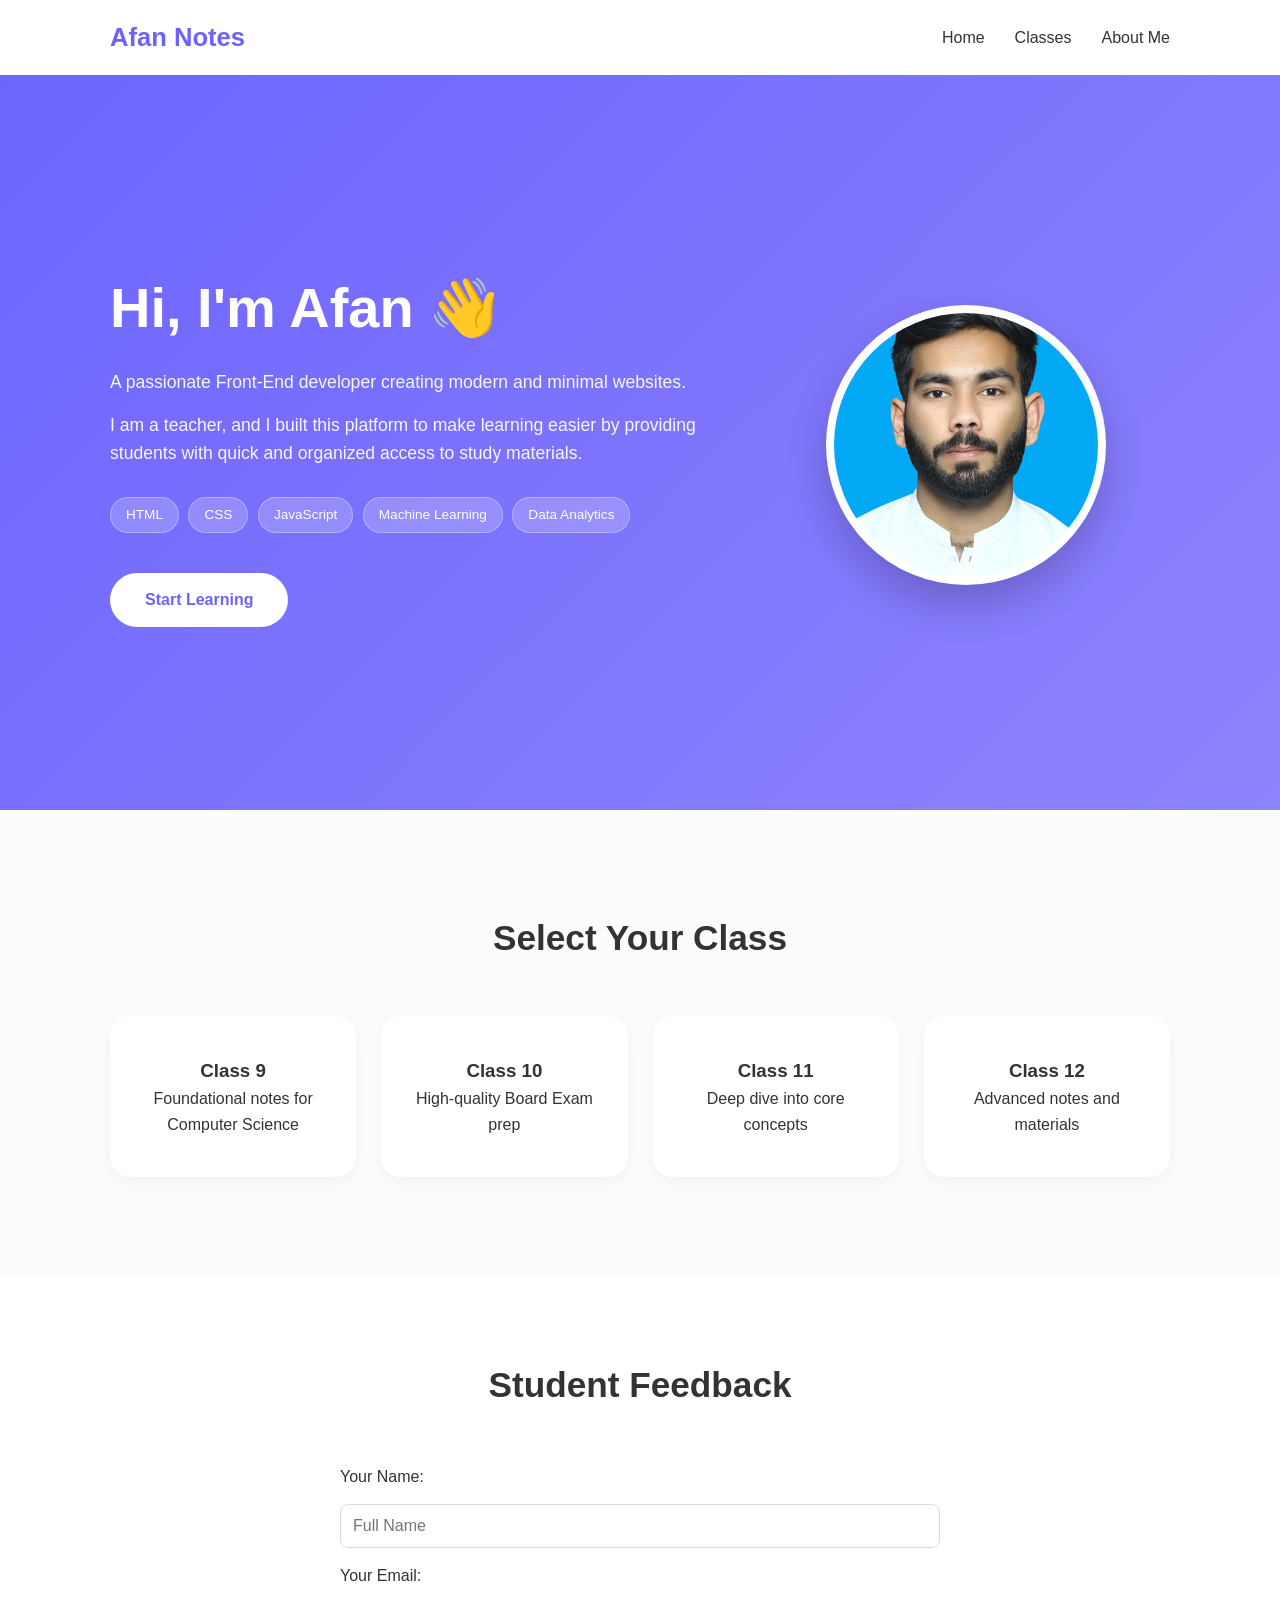
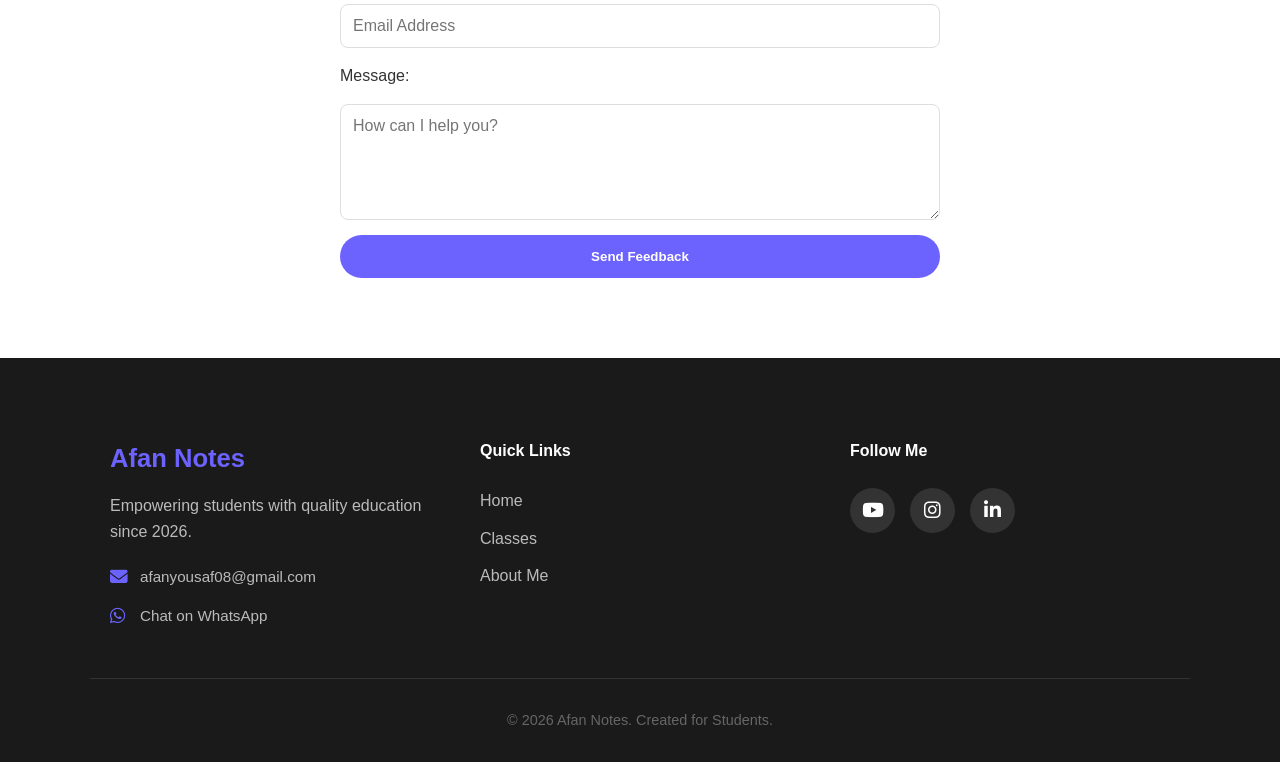
<file: index.html>
<!DOCTYPE html>
<html lang="en">

<head>
    <meta charset="UTF-8">
    <meta name="viewport" content="width=device-width, initial-scale=1.0">
    <title>Afan Notes | Home</title>
    <link rel="stylesheet" href="style.css">
    <link rel="stylesheet" href="https://cdnjs.cloudflare.com/ajax/libs/font-awesome/6.5.1/css/all.min.css">
</head>

<body>

    <nav class="navbar" id="navbar">
        <div class="container nav-container">
            <a href="index.html" class="logo">Afan Notes</a>

            <ul class="nav-links" id="nav-links">
                <li><a href="index.html">Home</a></li>
                <li><a href="#classes">Classes</a></li>
                <li><a href="#about">About Me</a></li>
            </ul>

            <div class="hamburger" id="hamburger">
                <span></span>
                <span></span>
                <span></span>
            </div>
        </div>
    </nav>

    <header class="hero" id="about">
        <div class="container hero-split">
            <div class="hero-text">
                <h1>Hi, I'm Afan 👋</h1>
                <p>A passionate Front-End developer creating modern and minimal websites.</p>
                <p>I am a teacher, and I built this platform to make learning easier by providing students with quick
                    and organized access to study materials.</p>

                <div class="skills-tags">
                    <span>HTML</span>
                    <span>CSS</span>
                    <span>JavaScript</span>
                    <span>Machine Learning</span>
                    <span>Data Analytics</span>
                </div>

                <a href="#classes" class="btn">Start Learning</a>
            </div>

            <div class="hero-image">
                <img src="img/02 (1).jpg" alt="Afan - Teacher & Developer">
            </div>
        </div>
    </header>

    <section class="classes" id="classes">
        <div class="container">
            <h2 class="section-title">Select Your Class</h2>
            <div class="class-grid">
                <a href="class9.html" class="class-card">
                    <h3>Class 9</h3>
                    <p>Foundational notes for Computer Science</p>
                </a>
                <a href="class10.html" class="class-card">
                    <h3>Class 10</h3>
                    <p>High-quality Board Exam prep</p>
                </a>
                <a href="class11.html" class="class-card">
                    <h3>Class 11</h3>
                    <p>Deep dive into core concepts</p>
                </a>
                <a href="class12.html" class="class-card">
                    <h3>Class 12</h3>
                    <p>Advanced notes and materials</p>
                </a>
            </div>
        </div>
    </section>

    <section class="feedback" id="feedback">
        <div class="container">
            <h2 class="section-title">Student Feedback</h2>
            <form action="https://formspree.io/f/mrearweb" method="POST" class="feedback-form">

                <label>Your Name:</label>
                <input type="text" name="name" placeholder="Full Name" required>

                <label>Your Email:</label>
                <input type="email" name="email" placeholder="Email Address" required>

                <label>Message:</label>
                <textarea name="message" placeholder="How can I help you?" rows="5" required></textarea>

                <input type="text" name="_gotcha" style="display:none" />

                <button type="submit" class="btn">Send Feedback</button>
            </form>
        </div>
    </section>

    <footer class="footer">
        <div class="container footer-content">
            <div class="footer-info">
                <h3 class="logo">Afan Notes</h3>
                <p>Empowering students with quality education since 2026.</p>

                <div class="contact-details">
                    <p><i class="fa-solid fa-envelope"></i> afanyousaf08@gmail.com</p>

                    <p><i class="fa-brands fa-whatsapp"></i> <a href="https://wa.me/923143689304" target="_blank">Chat
                            on WhatsApp</a>
                    </p>
                </div>
            </div>

            <div class="footer-links">
                <h4>Quick Links</h4>
                <ul>
                    <li><a href="index.html">Home</a></li>
                    <li><a href="#classes">Classes</a></li>
                    <li><a href="#about">About Me</a></li>
                </ul>
            </div>

            <div class="footer-social">
                <h4>Follow Me</h4>
                <div class="social-icons">
                    <a href="https://www.youtube.com/@Afan-Yousaf" target="_blank" title="YouTube"><i
                            class="fa-brands fa-youtube"></i></a>
                    <a href="https://www.instagram.com/afan_yousaf/" target="_blank" title="Instagram"><i
                            class="fa-brands fa-instagram"></i></a>
                    <a href="https://www.linkedin.com/in/afan-yousaf-9a6759358/" target="_blank" title="LinkedIn"><i
                            class="fa-brands fa-linkedin-in"></i></a>
                </div>
            </div>
        </div>
        <div class="footer-bottom">
            <p>&copy; 2026 Afan Notes. Created for Students.</p>
        </div>
    </footer>

    <script src="script.js"></script>
</body>

</html>
</file>
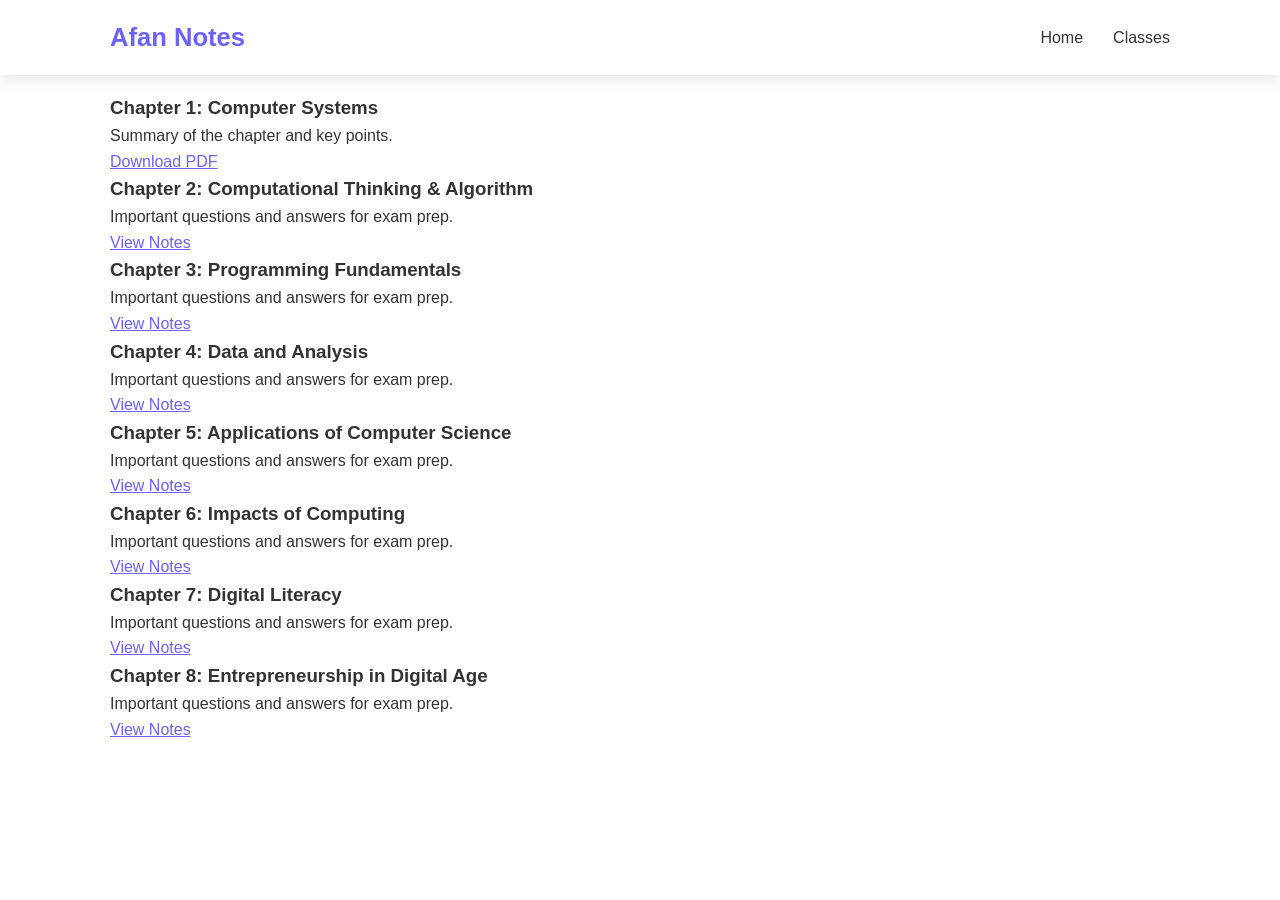
<file: class10.html>
<!DOCTYPE html>
<html lang="en">

<head>
    <meta charset="UTF-8">
    <meta name="viewport" content="width=device-width, initial-scale=1.0">
    <title>Class 10 Notes | Afan Notes</title>
    <link rel="stylesheet" href="style.css">
</head>

<body>

    <nav class="navbar scrolled">
        <div class="container nav-container">
            <a href="index.html" class="logo">Afan Notes</a>
            <ul class="nav-links">
                <li><a href="index.html">Home</a></li>
                <li><a href="index.html#classes">Classes</a></li>
            </ul>
        </div>
    </nav>

    <main class="container notes-container">
        <h1>Class 10 Study Material</h1>
        <hr style="margin: 20px 0; border: 1px solid #eee;">

        <div class="chapter-box">
            <h3>Chapter 1: Computer Systems</h3>
            <p>Summary of the chapter and key points.</p>
            <a href="#" style="color: var(--primary-color);">Download PDF</a>
        </div>


        <div class="chapter-box">
            <h3>Chapter 2: Computational Thinking & Algorithm</h3>
            <p>Important questions and answers for exam prep.</p>
            <a href="#" style="color: var(--primary-color);">View Notes</a>
        </div>

        <div class="chapter-box">
            <h3>Chapter 3: Programming Fundamentals</h3>
            <p>Important questions and answers for exam prep.</p>
            <a href="#" style="color: var(--primary-color);">View Notes</a>
        </div>

        <div class="chapter-box">
            <h3>Chapter 4: Data and Analysis</h3>
            <p>Important questions and answers for exam prep.</p>
            <a href="#" style="color: var(--primary-color);">View Notes</a>
        </div>

        <div class="chapter-box">
            <h3>Chapter 5: Applications of Computer Science</h3>
            <p>Important questions and answers for exam prep.</p>
            <a href="#" style="color: var(--primary-color);">View Notes</a>
        </div>

        <div class="chapter-box">
            <h3>Chapter 6: Impacts of Computing</h3>
            <p>Important questions and answers for exam prep.</p>
            <a href="#" style="color: var(--primary-color);">View Notes</a>
        </div>

        <div class="chapter-box">
            <h3>Chapter 7: Digital Literacy</h3>
            <p>Important questions and answers for exam prep.</p>
            <a href="#" style="color: var(--primary-color);">View Notes</a>
        </div>

        <div class="chapter-box">
            <h3>Chapter 8: Entrepreneurship in Digital Age</h3>
            <p>Important questions and answers for exam prep.</p>
            <a href="#" style="color: var(--primary-color);">View Notes</a>
        </div>
    </main>

</body>

</html>
</file>
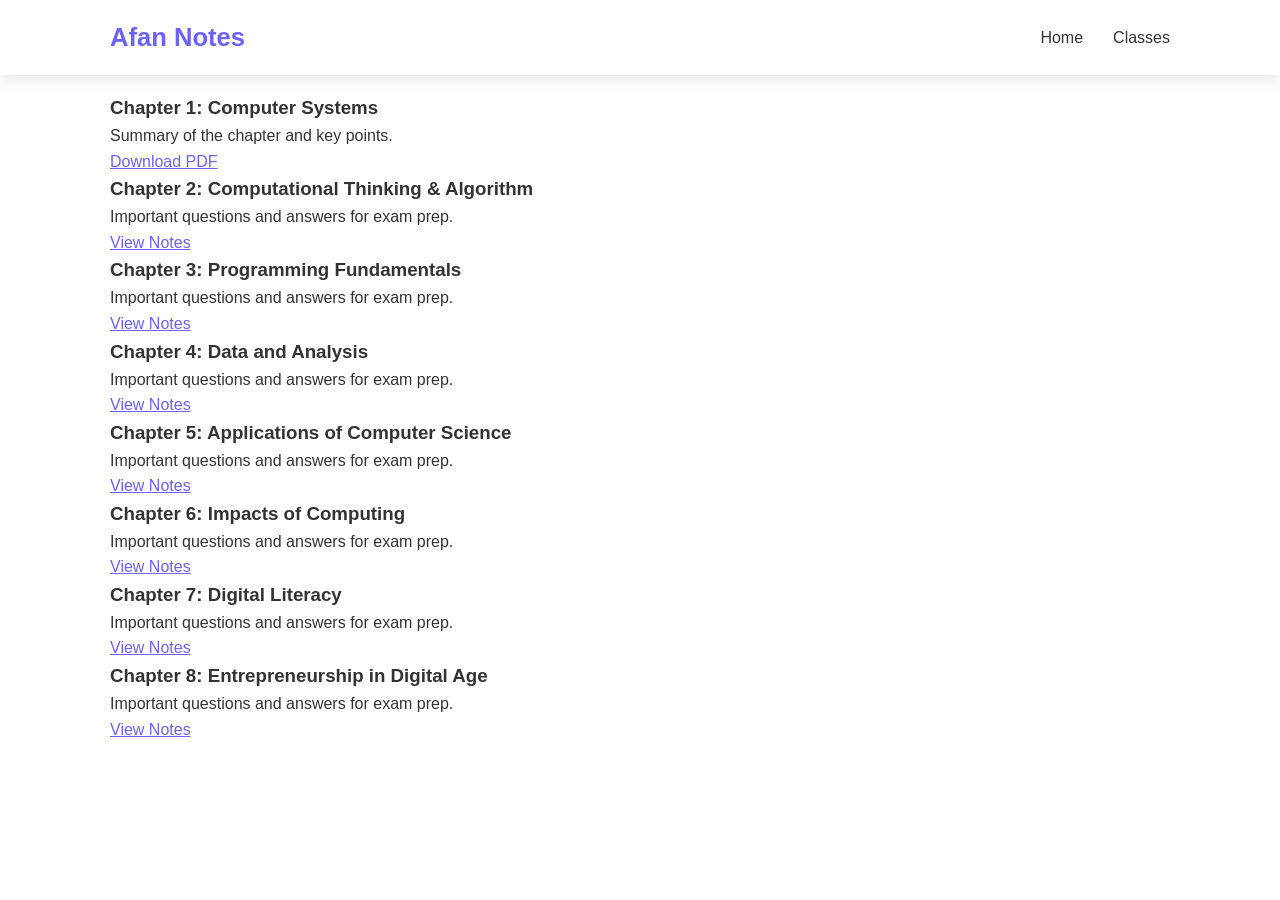
<file: class11.html>
<!DOCTYPE html>
<html lang="en">

<head>
    <meta charset="UTF-8">
    <meta name="viewport" content="width=device-width, initial-scale=1.0">
    <title>Class 11 Notes | Afan Notes</title>
    <link rel="stylesheet" href="style.css">
</head>

<body>

    <nav class="navbar scrolled">
        <div class="container nav-container">
            <a href="index.html" class="logo">Afan Notes</a>
            <ul class="nav-links">
                <li><a href="index.html">Home</a></li>
                <li><a href="index.html#classes">Classes</a></li>
            </ul>
        </div>
    </nav>

    <main class="container notes-container">
        <h1>Class 11 Study Material</h1>
        <hr style="margin: 20px 0; border: 1px solid #eee;">

        <div class="chapter-box">
            <h3>Chapter 1: Computer Systems</h3>
            <p>Summary of the chapter and key points.</p>
            <a href="11th notes/Chapter 01 Short Question.pdf" style="color: var(--primary-color);">Download PDF</a>
        </div>


        <div class="chapter-box">
            <h3>Chapter 2: Computational Thinking & Algorithm</h3>
            <p>Important questions and answers for exam prep.</p>
            <a href="#" style="color: var(--primary-color);">View Notes</a>
        </div>

        <div class="chapter-box">
            <h3>Chapter 3: Programming Fundamentals</h3>
            <p>Important questions and answers for exam prep.</p>
            <a href="#" style="color: var(--primary-color);">View Notes</a>
        </div>

        <div class="chapter-box">
            <h3>Chapter 4: Data and Analysis</h3>
            <p>Important questions and answers for exam prep.</p>
            <a href="#" style="color: var(--primary-color);">View Notes</a>
        </div>

        <div class="chapter-box">
            <h3>Chapter 5: Applications of Computer Science</h3>
            <p>Important questions and answers for exam prep.</p>
            <a href="#" style="color: var(--primary-color);">View Notes</a>
        </div>

        <div class="chapter-box">
            <h3>Chapter 6: Impacts of Computing</h3>
            <p>Important questions and answers for exam prep.</p>
            <a href="#" style="color: var(--primary-color);">View Notes</a>
        </div>

        <div class="chapter-box">
            <h3>Chapter 7: Digital Literacy</h3>
            <p>Important questions and answers for exam prep.</p>
            <a href="#" style="color: var(--primary-color);">View Notes</a>
        </div>

        <div class="chapter-box">
            <h3>Chapter 8: Entrepreneurship in Digital Age</h3>
            <p>Important questions and answers for exam prep.</p>
            <a href="#" style="color: var(--primary-color);">View Notes</a>
        </div>
    </main>

</body>

</html>
</file>
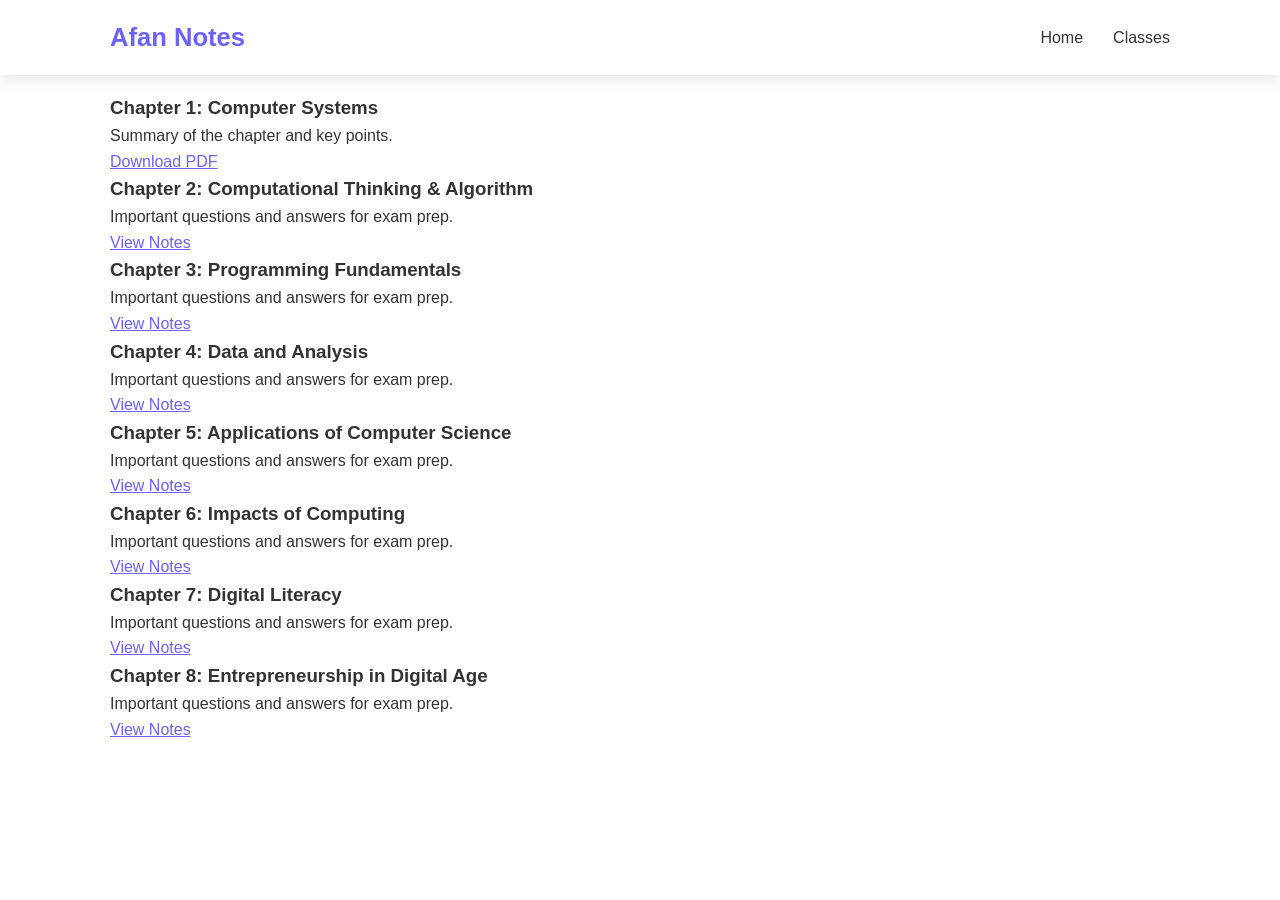
<file: class12.html>
<!DOCTYPE html>
<html lang="en">

<head>
    <meta charset="UTF-8">
    <meta name="viewport" content="width=device-width, initial-scale=1.0">
    <title>Class 12 Notes | Afan Notes</title>
    <link rel="stylesheet" href="style.css">
</head>

<body>

    <nav class="navbar scrolled">
        <div class="container nav-container">
            <a href="index.html" class="logo">Afan Notes</a>
            <ul class="nav-links">
                <li><a href="index.html">Home</a></li>
                <li><a href="index.html#classes">Classes</a></li>
            </ul>
        </div>
    </nav>

    <main class="container notes-container">
        <h1>Class 12 Study Material</h1>
        <hr style="margin: 20px 0; border: 1px solid #eee;">

        <div class="chapter-box">
            <h3>Chapter 1: Computer Systems</h3>
            <p>Summary of the chapter and key points.</p>
            <a href="#" style="color: var(--primary-color);">Download PDF</a>
        </div>


        <div class="chapter-box">
            <h3>Chapter 2: Computational Thinking & Algorithm</h3>
            <p>Important questions and answers for exam prep.</p>
            <a href="#" style="color: var(--primary-color);">View Notes</a>
        </div>

        <div class="chapter-box">
            <h3>Chapter 3: Programming Fundamentals</h3>
            <p>Important questions and answers for exam prep.</p>
            <a href="#" style="color: var(--primary-color);">View Notes</a>
        </div>

        <div class="chapter-box">
            <h3>Chapter 4: Data and Analysis</h3>
            <p>Important questions and answers for exam prep.</p>
            <a href="#" style="color: var(--primary-color);">View Notes</a>
        </div>

        <div class="chapter-box">
            <h3>Chapter 5: Applications of Computer Science</h3>
            <p>Important questions and answers for exam prep.</p>
            <a href="#" style="color: var(--primary-color);">View Notes</a>
        </div>

        <div class="chapter-box">
            <h3>Chapter 6: Impacts of Computing</h3>
            <p>Important questions and answers for exam prep.</p>
            <a href="#" style="color: var(--primary-color);">View Notes</a>
        </div>

        <div class="chapter-box">
            <h3>Chapter 7: Digital Literacy</h3>
            <p>Important questions and answers for exam prep.</p>
            <a href="#" style="color: var(--primary-color);">View Notes</a>
        </div>

        <div class="chapter-box">
            <h3>Chapter 8: Entrepreneurship in Digital Age</h3>
            <p>Important questions and answers for exam prep.</p>
            <a href="12th notes/Chapter 08.pdf" style="color: var(--primary-color);">View Notes</a>
        </div>
    </main>

</body>

</html>
</file>
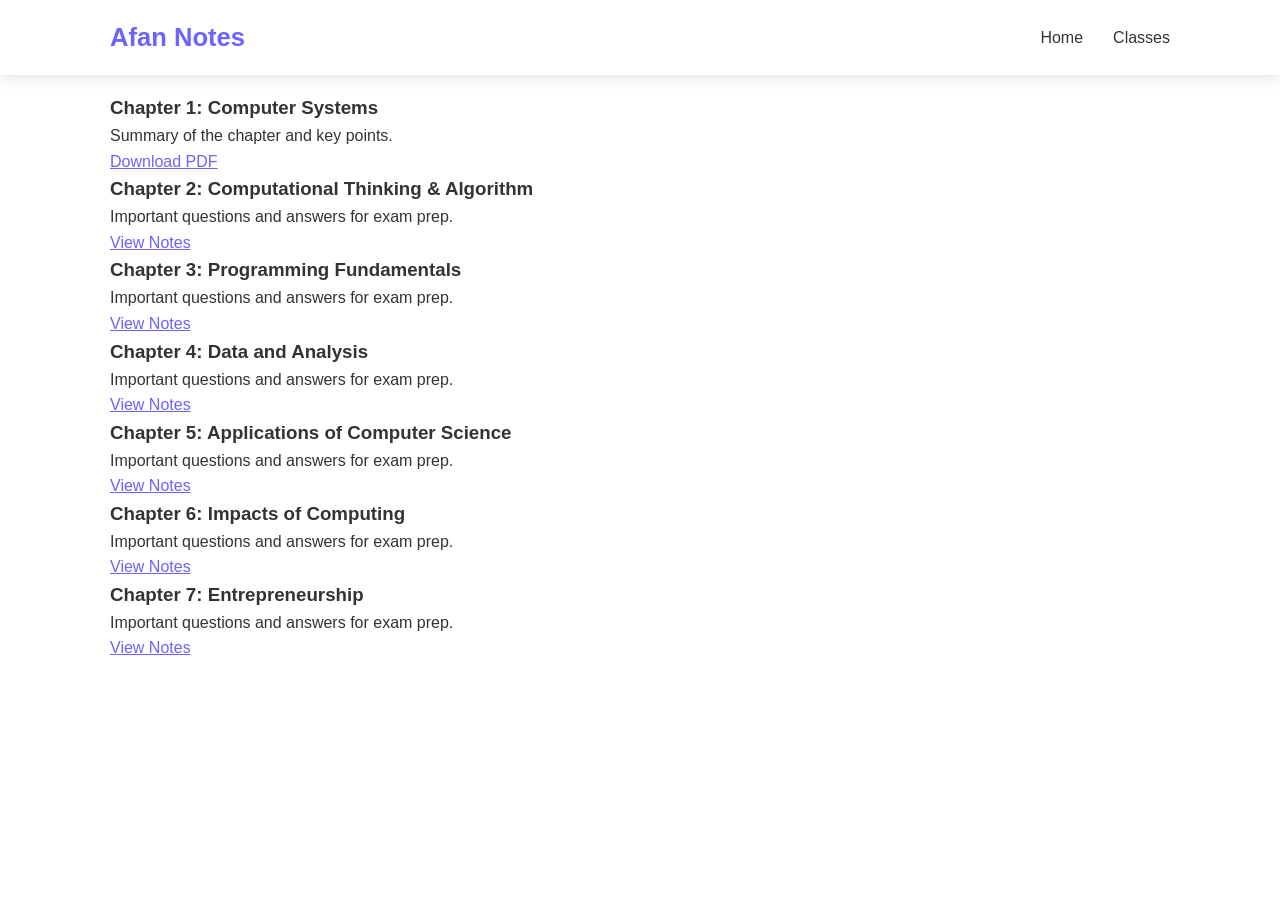
<file: class9.html>
<!DOCTYPE html>
<html lang="en">

<head>
    <meta charset="UTF-8">
    <meta name="viewport" content="width=device-width, initial-scale=1.0">
    <title>Class 9 Notes | Afan Notes</title>
    <link rel="stylesheet" href="style.css">
</head>

<body>

    <nav class="navbar scrolled">
        <div class="container nav-container">
            <a href="index.html" class="logo">Afan Notes</a>
            <ul class="nav-links">
                <li><a href="index.html">Home</a></li>
                <li><a href="index.html#classes">Classes</a></li>
            </ul>
        </div>
    </nav>

    <main class="container notes-container">
        <h1>Class 9 Study Material</h1>
        <hr style="margin: 20px 0; border: 1px solid #eee;">

        <div class="chapter-box">
            <h3>Chapter 1: Computer Systems</h3>
            <p>Summary of the chapter and key points.</p>
            <a href="#" style="color: var(--primary-color);">Download PDF</a>
        </div>

        <div class="chapter-box">
            <h3>Chapter 2: Computational Thinking & Algorithm</h3>
            <p>Important questions and answers for exam prep.</p>
            <a href="#" style="color: var(--primary-color);">View Notes</a>
        </div>

        <div class="chapter-box">
            <h3>Chapter 3: Programming Fundamentals</h3>
            <p>Important questions and answers for exam prep.</p>
            <a href="#" style="color: var(--primary-color);">View Notes</a>
        </div>

        <div class="chapter-box">
            <h3>Chapter 4: Data and Analysis</h3>
            <p>Important questions and answers for exam prep.</p>
            <a href="#" style="color: var(--primary-color);">View Notes</a>
        </div>

        <div class="chapter-box">
            <h3>Chapter 5: Applications of Computer Science</h3>
            <p>Important questions and answers for exam prep.</p>
            <a href="#" style="color: var(--primary-color);">View Notes</a>
        </div>

        <div class="chapter-box">
            <h3>Chapter 6: Impacts of Computing</h3>
            <p>Important questions and answers for exam prep.</p>
            <a href="#" style="color: var(--primary-color);">View Notes</a>
        </div>

        <div class="chapter-box">
            <h3>Chapter 7: Entrepreneurship</h3>
            <p>Important questions and answers for exam prep.</p>
            <a href="#" style="color: var(--primary-color);">View Notes</a>
        </div>

    </main>

</body>

</html>
</file>
<file: style.css>
/* --- Reset & Variables --- */
* {
    margin: 0;
    padding: 0;
    box-sizing: border-box;
    font-family: 'Segoe UI', Tahoma, Geneva, Verdana, sans-serif;
}

:root {
    --primary-color: #6c63ff;
    --dark-bg: #1a1a1a;
    --white: #ffffff;
    --transition: all 0.3s ease;
}

html {
    scroll-behavior: smooth;
}

body {
    line-height: 1.6;
    color: #333;
    background-color: var(--white);
}

.container {
    max-width: 1100px;
    margin: 0 auto;
    padding: 0 20px;
}

/* --- Navbar --- */
.navbar {
    position: fixed;
    top: 0;
    width: 100%;
    height: 75px;
    background: var(--white);
    display: flex;
    align-items: center;
    z-index: 1000;
    transition: var(--transition);
}

.navbar.scrolled {
    box-shadow: 0 4px 15px rgba(0, 0, 0, 0.1);
}

.nav-container {
    display: flex;
    justify-content: space-between;
    align-items: center;
    width: 100%;
}

.logo {
    font-size: 1.6rem;
    font-weight: 800;
    text-decoration: none;
    color: var(--primary-color);
}

.nav-links {
    display: flex;
    list-style: none;
}

.nav-links li {
    margin-left: 30px;
}

.nav-links a {
    text-decoration: none;
    color: #333;
    font-weight: 500;
    transition: var(--transition);
}

.nav-links a:hover {
    color: var(--primary-color);
}

/* --- Hero Section --- */
.hero {
    min-height: 90vh;
    background: linear-gradient(135deg, #6c63ff 0%, #8e84fc 100%);
    color: var(--white);
    display: flex;
    align-items: center;
    padding-top: 80px;
}

.hero-split {
    display: flex;
    align-items: center;
    justify-content: space-between;
    gap: 40px;
}

.hero-text {
    flex: 1.2;
}

.hero-text h1 {
    font-size: 3.5rem;
    margin-bottom: 15px;
}

.hero-text p {
    font-size: 1.1rem;
    margin-bottom: 15px;
    opacity: 0.95;
}

.skills-tags {
    margin: 25px 0 35px 0;
}

.skills-tags span {
    background: rgba(255, 255, 255, 0.2);
    padding: 6px 15px;
    border-radius: 30px;
    font-size: 0.85rem;
    margin: 5px 5px 5px 0;
    display: inline-block;
    border: 1px solid rgba(255, 255, 255, 0.3);
}

/* --- Styled Image Integration --- */
.hero-image {
    flex: 0.8;
    display: flex;
    justify-content: center;
}

.hero-image img {
    width: 280px;
    height: 280px;
    object-fit: cover;
    border-radius: 50%;
    border: 8px solid rgba(255, 255, 255, 0.2);
    box-shadow: 0 20px 40px rgba(0, 0, 0, 0.2);
    background-color: var(--white);
}

.btn {
    display: inline-block;
    background: var(--white);
    color: var(--primary-color);
    padding: 14px 35px;
    text-decoration: none;
    border-radius: 50px;
    font-weight: bold;
    transition: var(--transition);
}

.btn:hover {
    transform: translateY(-3px);
    box-shadow: 0 10px 20px rgba(0, 0, 0, 0.15);
}

/* --- Classes Section --- */
.classes {
    padding: 100px 0;
    background-color: #fcfcfc;
}

.section-title {
    text-align: center;
    margin-bottom: 50px;
    font-size: 2.2rem;
}

.class-grid {
    display: grid;
    grid-template-columns: repeat(auto-fit, minmax(240px, 1fr));
    gap: 25px;
}

.class-card {
    background: var(--white);
    padding: 40px 30px;
    text-align: center;
    text-decoration: none;
    color: #333;
    border-radius: 20px;
    box-shadow: 0 5px 15px rgba(0, 0, 0, 0.05);
    transition: var(--transition);
}

.class-card:hover {
    background: var(--primary-color);
    color: var(--white);
    transform: translateY(-10px);
}

/* --- Footer --- */
/* --- Contact Details Styling --- */
.contact-details {
    margin-top: 20px;
}

.contact-details p {
    display: flex;
    align-items: center;
    gap: 10px;
    /* Space between icon and text */
    margin-bottom: 10px;
    font-size: 0.95rem;
    color: #bbb;
}

.contact-details i {
    color: var(--primary-color);
    font-size: 1.1rem;
    width: 20px;
    /* Keeps icons aligned vertically */
}

.contact-details a {
    color: #bbb;
    text-decoration: none;
    transition: var(--transition);
}

.contact-details a:hover {
    color: #25D366;
    /* WhatsApp Green */
}
.footer {
    background-color: var(--dark-bg);
    color: var(--white);
    padding: 80px 0 30px 0;
}
.feedback {
    padding: 80px 0;
    background: #fff;
}

.feedback-form {
    max-width: 600px;
    margin: 0 auto;
    display: flex;
    flex-direction: column;
    gap: 15px;
}

.feedback-form input,
.feedback-form textarea {
    padding: 12px;
    border: 1px solid #ddd;
    border-radius: 8px;
    font-size: 1rem;
}

.feedback-form .btn {
    border: none;
    cursor: pointer;
    background: var(--primary-color);
    color: white;
}

.footer-content {
    display: grid;
    grid-template-columns: repeat(auto-fit, minmax(250px, 1fr));
    gap: 50px;
    padding-bottom: 40px;
    border-bottom: 1px solid #333;
}

.footer-info p {
    margin-top: 15px;
    color: #bbb;
}

.footer-links h4,
.footer-social h4 {
    margin-bottom: 25px;
}

.footer-links ul {
    list-style: none;
}

.footer-links li {
    margin-bottom: 12px;
}

.footer-links a {
    color: #bbb;
    text-decoration: none;
    transition: var(--transition);
}

.footer-links a:hover {
    color: var(--primary-color);
    padding-left: 5px;
}

/* --- Social Icons with Icons Support --- */
.footer-social .social-icons {
    display: flex;
    gap: 15px;
}

.social-icons a {
    display: flex;
    /* Changed to flex for icon centering */
    align-items: center;
    justify-content: center;
    width: 45px;
    height: 45px;
    background: #333;
    color: var(--white);
    text-decoration: none;
    border-radius: 50%;
    font-size: 1.2rem;
    /* Adjusted for icon visibility */
    transition: var(--transition);
}

/* Branded Hover Effects */
.social-icons a[title="YouTube"]:hover {
    background: #ff0000;
    transform: translateY(-5px) scale(1.1);
}

.social-icons a[title="Instagram"]:hover {
    background: #e1306c;
    transform: translateY(-5px) scale(1.1);
}

.social-icons a[title="LinkedIn"]:hover {
    background: #0077b5;
    transform: translateY(-5px) scale(1.1);
}

.footer-bottom {
    text-align: center;
    padding-top: 30px;
    font-size: 0.9rem;
    color: #666;
}

/* --- Responsive Menu --- */
.hamburger {
    display: none;
    cursor: pointer;
}

.hamburger span {
    display: block;
    width: 25px;
    height: 3px;
    background: #333;
    margin: 5px 0;
    transition: 0.4s;
}

@media (max-width: 768px) {
    .hamburger {
        display: block;
    }

    .nav-links {
        position: fixed;
        top: 75px;
        right: -100%;
        flex-direction: column;
        background: var(--white);
        width: 100%;
        height: 100vh;
        text-align: center;
        padding-top: 50px;
        transition: 0.5s;
        box-shadow: 0 10px 15px rgba(0, 0, 0, 0.1);
    }

    .nav-links.active {
        right: 0;
    }

    .nav-links li {
        margin: 20px 0;
    }

    .hero-split {
        flex-direction: column-reverse;
        text-align: center;
        padding-top: 20px;
    }

    .hero-text h1 {
        font-size: 2.6rem;
    }

    .hero-image img {
        width: 200px;
        height: 200px;
    }
}
</file>
